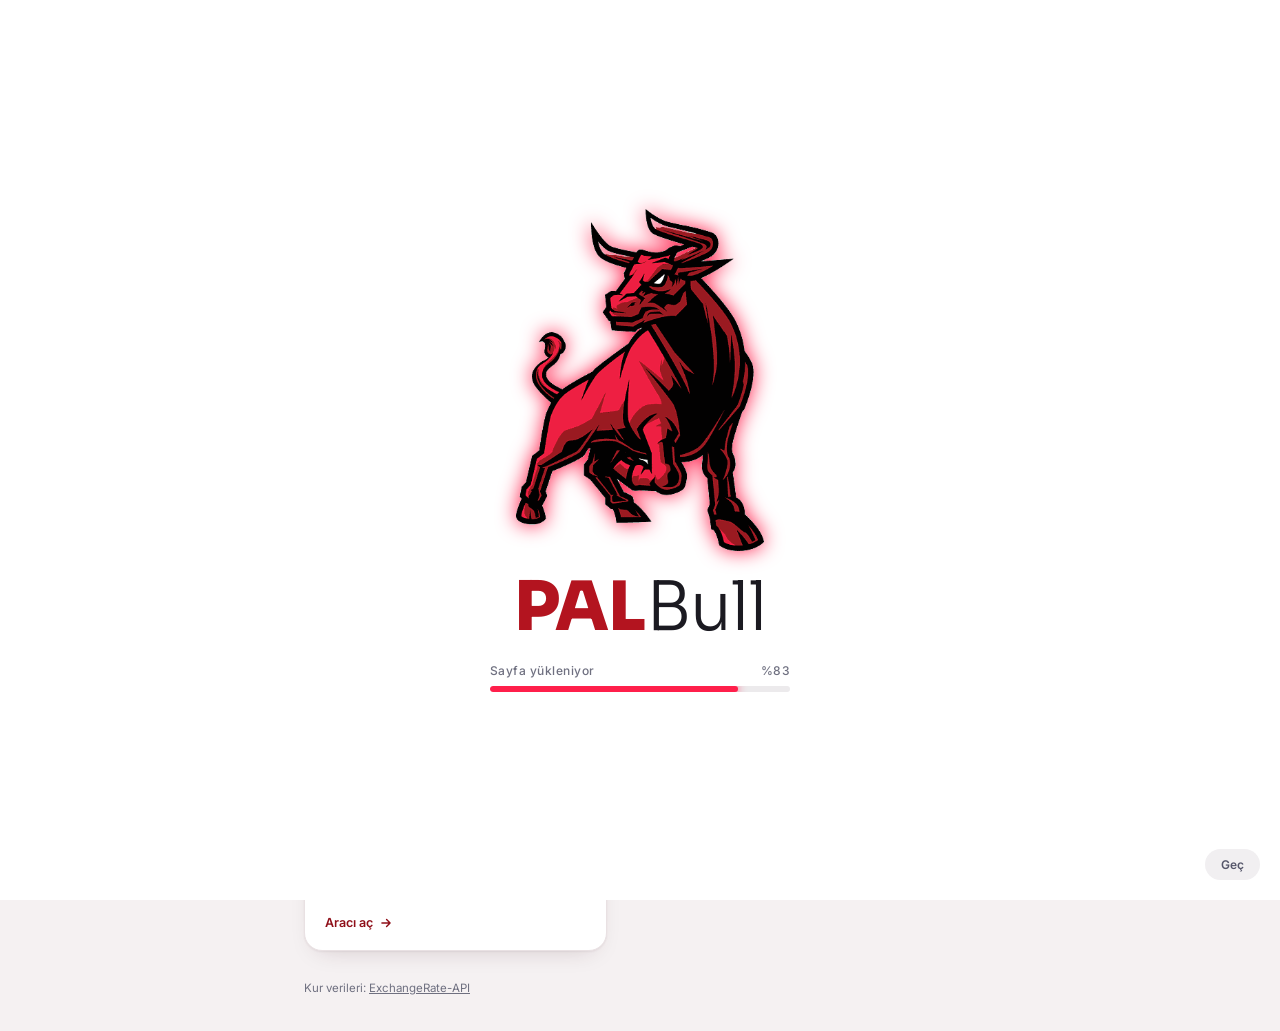
<file: index.html>
<!DOCTYPE html>
<html lang="tr">
<head>
<meta charset="UTF-8">
<meta name="viewport" content="width=device-width, initial-scale=1.0, viewport-fit=cover">
<title>PALBull</title>
<script>try{if(localStorage.getItem('pb-theme')==='blue')document.documentElement.dataset.theme='blue'}catch(e){}</script>
<link rel="icon" id="fav" type="image/svg+xml" href="data:,">
<link href="https://fonts.googleapis.com/css2?family=Inter:wght@400;500;600&family=Sora:wght@300;400;600;700;800&display=swap" rel="stylesheet">
<link rel="stylesheet" href="css/base.css">
<link rel="stylesheet" href="css/ui.css">
<link rel="stylesheet" href="css/kademe3.css">
</head>
<body>
<svg width="0" height="0" style="position:absolute" aria-hidden="true" focusable="false">
  <symbol id="mark" viewBox="0 0 48 48">
    <mask id="cut"><rect width="48" height="48" fill="#fff"/><path d="M15 20c3-1.500 6-2 9-2s6 .5 9 2l-3 15c-.8 3.500-3.200 6-6 6s-5.200-2.500-6-6z" fill="#000" stroke="#000" stroke-width="2.400" stroke-linejoin="round"/><path d="M13 22l-8-1c.5 3 3 5 7 5.500zM35 22l8-1c-.5 3-3 5-7 5.500z" fill="#000" stroke="#000" stroke-width="2" stroke-linejoin="round"/></mask>
    <path mask="url(#cut)" d="M1.500 4c.5 15 9 26 22.500 26S46 19 46.500 4c-4 9-9 13-14 14.500H15.500C10.500 17 5.500 13 1.500 4z"/>
    <path d="M13 22l-8-1c.5 3 3 5 7 5.500zM35 22l8-1c-.5 3-3 5-7 5.500z"/>
    <path fill-rule="evenodd" d="M15 20c3-1.500 6-2 9-2s6 .5 9 2l-3 15c-.8 3.500-3.200 6-6 6s-5.200-2.500-6-6z M17.500 24l4 1.500-.4 1.800-3.800-1.200z M30.500 24l-4 1.500.4 1.800 3.800-1.200z M20.600 36a1 1 0 1 0 2 0a1 1 0 1 0-2 0z M25.400 36a1 1 0 1 0 2 0a1 1 0 1 0-2 0z"/>
  </symbol>
</svg>

<div class="intro" id="intro" role="dialog" aria-label="PALBull yükleniyor">
  <div class="ld">
    <div class="bw">
      <img class="nl-bull" src="assets/bull.png" alt="PALBull">
      <i class="puff"></i><i class="puff" style="animation-delay:.14s;--dx:-95px"></i><i class="puff" style="animation-delay:.3s;--dx:-45px"></i>
      <i class="puff n2" style="animation-delay:.07s;--dx:-110px"></i><i class="puff n2" style="animation-delay:.22s;--dx:-60px"></i>
    </div>
    <div class="wm nl-wm"><b>PAL</b>Bull</div>
    <div class="nl-load"><div class="nl-row"><span>Sayfa yükleniyor</span><span id="lpct">%0</span></div><div class="nl-track"><span id="lbar"></span></div></div>
  </div>
  <button class="skip" id="skip">Geç</button>
</div>

<header class="topbar">
  <button class="burger" id="burger" aria-label="Menüyü aç/kapat"><svg width="20" height="20" viewBox="0 0 24 24" fill="none" stroke="currentColor" stroke-width="2" stroke-linecap="round"><path d="M4 6h16M4 12h16M4 18h10"/></svg></button>
  <a class="brand" href="#/" aria-label="PALBull"><span class="emb"><svg viewBox="0 0 48 48"><use href="#mark"/></svg></span><span class="wm"><b>PAL</b>Bull</span></a>
  <div class="tb-right">
    <div class="search">
      <svg width="15" height="15" viewBox="0 0 24 24" fill="none" stroke="#fff" stroke-width="2.3" stroke-linecap="round"><circle cx="11" cy="11" r="7"/><path d="m20 20-3.5-3.5"/></svg>
      <input id="q" type="search" placeholder="Menüde ara" autocomplete="off"><span class="kbd">Ctrl K</span>
      <div class="results" id="results"></div>
    </div>
    <button class="theme" id="theme" aria-label="Temayı değiştir (kırmızı / mavi)"><span class="sw"><i></i><i></i></span><span class="tt">Tema</span></button>
  </div>
</header>

<aside class="sidebar" id="sidebar">
  <div class="sec-l">MENÜ</div>
  <div id="nav"></div>
  <div class="status"><span class="dot" id="dot"></span><div><b>Kur servisi</b><span id="stS">Bağlanıyor…</span></div></div>
</aside>

<main class="main" id="view"></main>

<script src="js/core/util.js"></script>
<script src="js/pages/home.js"></script>
<script src="js/pages/gecikme.js"></script>
<script src="js/pages/kademe.js"></script>
<script src="js/pages/kademe3.js"></script>
<script src="js/pages/limit.js"></script>
<script src="js/pages/zam.js"></script>
<script src="js/pages/iban.js"></script>
<script src="js/pages/kpr.js"></script>
<script src="js/core/app.js"></script>
</body>
</html>
</file>
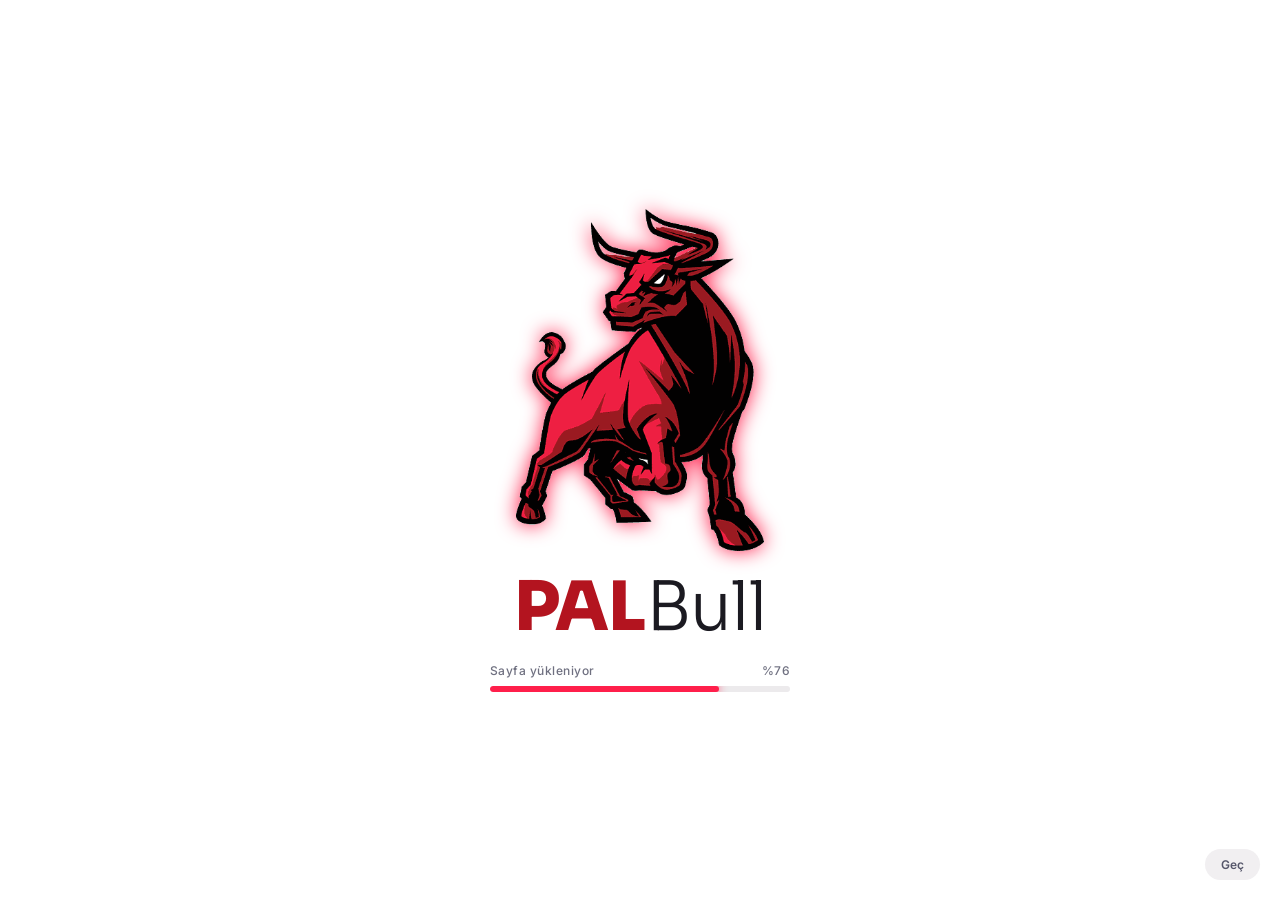
<file: dash2.html>
<!DOCTYPE html>
<html lang="tr">
<head>
<meta charset="UTF-8">
<meta name="viewport" content="width=device-width, initial-scale=1.0">
<title>PALBull</title>
<script>try{if(localStorage.getItem('pb-theme')==='blue')document.documentElement.dataset.theme='blue'}catch(e){}</script>
<link rel="icon" id="fav" type="image/svg+xml" href="data:,">
<link href="https://fonts.googleapis.com/css2?family=Inter:wght@400;500;600&family=Sora:wght@300;400;600;700;800&display=swap" rel="stylesheet">
<style>
  :root{
    --p:#b3141f; --p2:#7f0d17; --pl:#fcebed; --pt:#8f0f19;
    --grad:linear-gradient(115deg,#c9192c 0%,#9c111d 55%,#7f0d17 100%);
    --bg:#f5f1f2; --card:#fff; --line:#e9e1e3; --tx:#1b1a21; --mut:#6f7080;
    --sh:0 1px 2px rgba(60,20,30,.06),0 10px 26px -14px rgba(60,20,30,.22);
    --gold:#b7791f; --teal:#0f766e; --slate:#475569; --neon:#ff1f4b;
  }
  :root[data-theme="blue"]{
    --p:#1d4ed8; --p2:#13307f; --pl:#e8effd; --pt:#17389c;
    --grad:linear-gradient(115deg,#2f6bf0 0%,#1d4ed8 55%,#13307f 100%);
    --neon:#1f6bff; --bg:#eef2f9; --line:#dde5f3; --sh:0 1px 2px rgba(20,40,90,.07),0 10px 26px -14px rgba(20,40,90,.25);
  }
  *{box-sizing:border-box;margin:0;padding:0}
  body{font-family:'Inter',system-ui,Arial,sans-serif;background:var(--bg);color:var(--tx);font-size:14px;min-height:100vh;-webkit-font-smoothing:antialiased}
  a{color:inherit;text-decoration:none} button{cursor:pointer;border:0;background:none;color:inherit;font:inherit}
  :focus-visible{outline:2px solid var(--p);outline-offset:2px}
  .num,.wm,h1,h2{font-family:'Sora','Inter',system-ui,sans-serif}

  .wm{font-weight:300;letter-spacing:-.02em;line-height:1}
  .wm b{font-weight:800;letter-spacing:-.01em}
  .emb{display:grid;place-items:center;width:38px;height:38px;border-radius:11px;background:#fff;color:var(--p);box-shadow:0 2px 8px rgba(0,0,0,.18);flex-shrink:0}
  .emb svg{width:26px;height:26px;fill:currentColor}

  .topbar{position:fixed;inset:0 0 auto 0;height:64px;z-index:30;display:flex;align-items:center;gap:14px;padding:0 24px 0 14px;color:#fff;
    background:repeating-linear-gradient(135deg,rgba(255,255,255,.035) 0 2px,transparent 2px 9px),var(--grad);box-shadow:0 2px 14px rgba(0,0,0,.18)}
  .burger{width:36px;height:36px;display:grid;place-items:center;border-radius:10px}
  .burger:hover{background:rgba(255,255,255,.14)}
  .brand{display:flex;align-items:center;gap:12px;font-size:24px;padding-left:4px}
  .tb-right{margin-left:auto;display:flex;align-items:center;gap:12px}
  .search{position:relative}
  .search input{width:320px;height:38px;border-radius:12px;border:1px solid rgba(255,255,255,.22);background:rgba(255,255,255,.12);color:#fff;padding:0 64px 0 38px;font-size:13px}
  .search input::placeholder{color:rgba(255,255,255,.8)}
  .search input:focus{background:rgba(255,255,255,.2);outline:0}
  .search>svg{position:absolute;left:13px;top:12px}
  .kbd{position:absolute;right:8px;top:8px;font-size:10px;background:rgba(255,255,255,.18);border-radius:6px;padding:3px 7px}
  .results{position:absolute;top:46px;left:0;right:0;background:var(--card);color:var(--tx);border-radius:14px;box-shadow:0 18px 40px rgba(0,0,0,.25);padding:6px;display:none}
  .results.open{display:block}
  .results a{display:block;padding:10px 12px;border-radius:9px;font-size:13px}
  .results a:hover,.results a.sel{background:var(--pl)}
  .results em{font-style:normal;color:var(--mut);font-size:11px;margin-left:6px}
  .theme{display:flex;align-items:center;gap:8px;height:38px;padding:0 12px 0 10px;border-radius:12px;border:1px solid rgba(255,255,255,.22);background:rgba(255,255,255,.12);font-size:12px;font-weight:500}
  .theme:hover{background:rgba(255,255,255,.2)}
  .sw{display:flex}.sw i{width:14px;height:14px;border-radius:50%;border:2px solid #fff}
  .sw i:first-child{background:#c9192c}.sw i:last-child{background:#2f6bf0;margin-left:-5px}

  .sidebar{position:fixed;top:64px;bottom:0;left:0;width:268px;background:var(--card);border-right:1px solid var(--line);padding:22px 14px 16px;overflow:auto;z-index:20;transition:transform .25s;display:flex;flex-direction:column}
  body.collapsed .sidebar{transform:translateX(-100%)} body.collapsed .main{margin-left:0}
  .sec-l{font-size:10.5px;font-weight:600;letter-spacing:.12em;color:var(--mut);padding:0 12px 10px}
  .nav-item{position:relative;display:flex;align-items:center;gap:12px;width:100%;padding:11px 12px;border-radius:12px;font-size:13px;font-weight:500;text-align:left;color:#34333d}
  .nav-item svg.ico{color:var(--mut);flex-shrink:0}
  .nav-item .chev{margin-left:auto;color:var(--mut);transition:transform .2s}
  .nav-item:hover{background:var(--bg)}
  .nav-item.active{background:var(--pl);color:var(--pt);font-weight:600}
  .nav-item.active svg.ico{color:var(--p)}
  .nav-item.open .chev{transform:rotate(90deg)}
  .sub{display:none;margin:2px 0 8px 22px;border-left:1px solid var(--line);padding-left:8px}
  .sub.open{display:block}
  .sub a{display:flex;align-items:center;gap:.8em;padding:7px 10px;font-size:12.5px;color:#55566a;border-radius:9px}
  .sub a:hover{color:var(--pt);background:var(--pl)}
  .sl{flex:0 0 1.9em;height:1.9em;display:grid;place-items:center;background:#fff;border-radius:.45em;padding:.2em;border:1px solid var(--line)}
  .sl svg{width:100%;height:100%;color:var(--p)}
  .status{margin-top:auto;display:flex;align-items:center;gap:10px;padding:12px;border:1px solid var(--line);border-radius:12px;font-size:12px;color:var(--mut)}
  .status b{display:block;color:var(--tx);font-size:12.5px;font-weight:600}
  .dot{width:9px;height:9px;border-radius:50%;background:#16a34a;box-shadow:0 0 0 4px rgba(22,163,74,.15);flex-shrink:0}
  .dot.off{background:#dc2626;box-shadow:0 0 0 4px rgba(220,38,38,.15)}

  .main{margin-left:268px;padding:92px 36px 36px;transition:margin .25s;max-width:1500px}
  .head{display:flex;justify-content:space-between;align-items:flex-end;gap:16px;flex-wrap:wrap;margin-bottom:24px}
  .head h1{font-size:26px;font-weight:700;letter-spacing:-.03em}
  .head p{color:var(--mut);font-size:13px;margin-top:6px}
  .actions{display:flex;gap:10px;flex-wrap:wrap}
  .btn{display:flex;align-items:center;gap:8px;height:38px;padding:0 14px;border-radius:11px;font-size:12.5px;font-weight:600;border:1px solid var(--line);background:var(--card);color:var(--pt)}
  .btn:hover{border-color:var(--p);background:var(--pl)}
  .btn.pri{background:var(--grad);color:#fff;border-color:transparent;box-shadow:0 6px 16px -6px var(--p)}
  .btn.pri:hover{filter:brightness(1.08)}
  .btn.spin svg{animation:spin .7s linear} @keyframes spin{to{transform:rotate(360deg)}}

  .kpis{display:grid;grid-template-columns:repeat(4,1fr);gap:16px}
  .kpi{position:relative;background:var(--card);border:1px solid var(--line);border-radius:18px;padding:18px 18px 16px;box-shadow:var(--sh);overflow:hidden}
  .kpi::before{content:'';position:absolute;left:0;top:0;bottom:0;width:4px;background:var(--c)}
  .kpi .top{display:flex;align-items:center;justify-content:space-between;margin-bottom:14px}
  .kpi .lb{font-size:11px;font-weight:600;letter-spacing:.08em;color:var(--mut);text-transform:uppercase}
  .kpi .ic{width:34px;height:34px;border-radius:10px;display:grid;place-items:center;color:var(--c);background:color-mix(in srgb,var(--c) 12%,#fff)}
  .kpi .num{font-size:28px;font-weight:700;letter-spacing:-.03em;font-variant-numeric:tabular-nums}
  .kpi small{display:block;margin-top:6px;font-size:11.5px;color:var(--mut)}

  .sec-h{display:flex;align-items:baseline;justify-content:space-between;margin:34px 0 14px}
  .sec-h h2{font-size:17px;font-weight:700;letter-spacing:-.02em}
  .sec-h span{font-size:12px;color:var(--mut)}
  .grid{display:grid;grid-template-columns:repeat(3,1fr);gap:16px}
  .card{display:flex;flex-direction:column;gap:14px;background:var(--card);border:1px solid var(--line);border-radius:18px;padding:20px;box-shadow:var(--sh);transition:transform .2s,border-color .2s,box-shadow .2s}
  .card:hover{transform:translateY(-3px);border-color:var(--p);box-shadow:0 16px 34px -16px var(--p)}
  .card .tile{width:46px;height:46px;border-radius:13px;display:grid;place-items:center;background:var(--grad);color:#fff;box-shadow:0 8px 18px -8px var(--p)}
  .card h3{font-size:15px;font-weight:600;letter-spacing:-.01em;display:flex;align-items:center;gap:8px}
  .card p{font-size:12.5px;color:var(--mut);line-height:1.5;margin-top:5px}
  .card .go{margin-top:auto;display:flex;align-items:center;gap:6px;font-size:12.5px;font-weight:600;color:var(--pt)}
  .card:hover .go svg{transform:translateX(3px)} .go svg{transition:transform .2s}
  .tag{font-size:10px;font-weight:600;background:#fef3c7;color:#92600a;border-radius:99px;padding:2px 8px;font-family:Inter,sans-serif}
  .foot{margin-top:30px;font-size:11.5px;color:var(--mut)} .foot a{text-decoration:underline}

  .intro{position:fixed;inset:0;z-index:100;background:#fff;overflow:hidden;transition:opacity .7s ease,visibility .7s}
  .intro.out{opacity:0;visibility:hidden}
  .ld{position:absolute;inset:0;display:flex;flex-direction:column;align-items:center;justify-content:center;gap:22px;animation:fin .6s ease both}
  @keyframes fin{from{opacity:0;transform:translateY(10px)}to{opacity:1;transform:none}}
  .bw{position:relative;display:inline-block;--ox:38%;--oy:27%}
  .nl-bull{display:block;height:clamp(220px,38vh,360px);width:auto;transform-origin:50% 100%;animation:breathe 2.4s ease-in-out infinite;filter:drop-shadow(0 0 10px var(--neon))}
  @keyframes breathe{0%,100%{transform:scale(1,1);filter:drop-shadow(0 0 6px var(--neon))}40%{transform:scale(1.022,1.034);filter:drop-shadow(0 0 16px var(--neon))}}
  .puff{position:absolute;left:var(--ox);top:var(--oy);width:46px;height:46px;margin:-23px 0 0 -23px;border-radius:50%;pointer-events:none;opacity:0;
    background:radial-gradient(circle,rgba(130,130,148,.6),rgba(130,130,148,0) 70%);filter:blur(2px);animation:puff 2.4s ease-out infinite}
  .puff.n2{margin-left:-9px;margin-top:-17px}
  @keyframes puff{0%,38%{opacity:0;transform:translate(0,0) scale(.25)}46%{opacity:.7}100%{opacity:0;transform:translate(var(--dx,-70px),-80px) scale(3)}}
  .nl-wm{font-size:clamp(40px,8vw,68px);color:var(--tx)} .nl-wm b{color:var(--p)}
  .nl-load{width:min(300px,70vw)}
  .nl-row{display:flex;justify-content:space-between;font-size:12px;font-weight:500;letter-spacing:.04em;color:var(--mut);margin-bottom:8px}
  .nl-track{height:6px;border-radius:6px;background:#eceaec;overflow:hidden}
  #lbar{display:block;height:100%;width:0;border-radius:6px;background:var(--neon);box-shadow:0 0 10px var(--neon)}
  .skip{position:absolute;right:20px;bottom:20px;z-index:5;color:#55566a;background:#f1eff1;border-radius:99px;padding:8px 16px;font-size:12px;font-weight:600}
  .skip:hover{background:#e6e3e6}
  @media(max-width:1200px){.kpis{grid-template-columns:repeat(2,1fr)}.grid{grid-template-columns:repeat(2,1fr)}}
  @media(max-width:1000px){
    .sidebar{transform:translateX(-100%);box-shadow:8px 0 30px rgba(0,0,0,.18)} body.collapsed .sidebar{transform:none}
    .main,body.collapsed .main{margin-left:0;padding:88px 16px 28px}
    .search input{width:150px}.kbd,.theme span.tt{display:none}
  }
  @media(max-width:620px){.kpis,.grid{grid-template-columns:1fr}.brand{font-size:20px}}
  @media(prefers-reduced-motion:reduce){*{transition:none!important;animation:none!important}}
</style>
</head>
<body>
<svg width="0" height="0" style="position:absolute" aria-hidden="true" focusable="false">
  <symbol id="mark" viewBox="0 0 48 48">
    <mask id="cut"><rect width="48" height="48" fill="#fff"/><path d="M15 20c3-1.500 6-2 9-2s6 .5 9 2l-3 15c-.8 3.500-3.200 6-6 6s-5.200-2.500-6-6z" fill="#000" stroke="#000" stroke-width="2.400" stroke-linejoin="round"/><path d="M13 22l-8-1c.5 3 3 5 7 5.500zM35 22l8-1c-.5 3-3 5-7 5.500z" fill="#000" stroke="#000" stroke-width="2" stroke-linejoin="round"/></mask>
    <path mask="url(#cut)" d="M1.500 4c.5 15 9 26 22.500 26S46 19 46.500 4c-4 9-9 13-14 14.500H15.500C10.500 17 5.500 13 1.500 4z"/>
    <path d="M13 22l-8-1c.5 3 3 5 7 5.500zM35 22l8-1c-.5 3-3 5-7 5.500z"/>
    <path fill-rule="evenodd" d="M15 20c3-1.500 6-2 9-2s6 .5 9 2l-3 15c-.8 3.500-3.200 6-6 6s-5.200-2.500-6-6z M17.500 24l4 1.500-.4 1.800-3.800-1.200z M30.500 24l-4 1.500.4 1.800 3.800-1.200z M20.600 36a1 1 0 1 0 2 0a1 1 0 1 0-2 0z M25.400 36a1 1 0 1 0 2 0a1 1 0 1 0-2 0z"/>
  </symbol>
</svg>

<div class="intro" id="intro" role="dialog" aria-label="PALBull yükleniyor">
  <div class="ld">
    <div class="bw">
      <img class="nl-bull" id="nlb" alt="PALBull">
      <i class="puff"></i><i class="puff" style="animation-delay:.14s;--dx:-95px"></i><i class="puff" style="animation-delay:.3s;--dx:-45px"></i>
      <i class="puff n2" style="animation-delay:.07s;--dx:-110px"></i><i class="puff n2" style="animation-delay:.22s;--dx:-60px"></i>
    </div>
    <div class="wm nl-wm"><b>PAL</b>Bull</div>
    <div class="nl-load"><div class="nl-row"><span>Sayfa yükleniyor</span><span id="lpct">%0</span></div><div class="nl-track"><span id="lbar"></span></div></div>
  </div>
  <button class="skip" id="skip">Geç</button>
</div>
<script>try{if(sessionStorage.getItem('pb-intro')||matchMedia('(prefers-reduced-motion:reduce)').matches){document.getElementById('intro').remove()}}catch(e){}</script>

<header class="topbar">
  <button class="burger" id="burger" aria-label="Menüyü aç/kapat"><svg width="20" height="20" viewBox="0 0 24 24" fill="none" stroke="currentColor" stroke-width="2" stroke-linecap="round"><path d="M4 6h16M4 12h16M4 18h10"/></svg></button>
  <a class="brand" href="#top" aria-label="PALBull"><span class="emb"><svg viewBox="0 0 48 48"><use href="#mark"/></svg></span><span class="wm"><b>PAL</b>Bull</span></a>
  <div class="tb-right">
    <div class="search">
      <svg width="15" height="15" viewBox="0 0 24 24" fill="none" stroke="#fff" stroke-width="2.3" stroke-linecap="round"><circle cx="11" cy="11" r="7"/><path d="m20 20-3.5-3.5"/></svg>
      <input id="q" type="search" placeholder="Menüde ara" autocomplete="off"><span class="kbd">Ctrl K</span>
      <div class="results" id="results"></div>
    </div>
    <button class="theme" id="theme" aria-label="Temayı değiştir (kırmızı / mavi)"><span class="sw"><i></i><i></i></span><span class="tt">Tema</span></button>
  </div>
</header>

<aside class="sidebar" id="sidebar">
  <div class="sec-l">MENÜ</div>
  <a class="nav-item active" href="#top"><svg class="ico" width="18" height="18" viewBox="0 0 24 24" fill="none" stroke="currentColor" stroke-width="1.8" stroke-linejoin="round"><rect x="3" y="3" width="7" height="9" rx="1.5"/><rect x="14" y="3" width="7" height="5" rx="1.5"/><rect x="14" y="12" width="7" height="9" rx="1.5"/><rect x="3" y="16" width="7" height="5" rx="1.5"/></svg>Gösterge Paneli</a>
  <button class="nav-item" data-sub="subMods"><svg class="ico" width="18" height="18" viewBox="0 0 24 24" fill="none" stroke="currentColor" stroke-width="1.8" stroke-linejoin="round"><rect x="4" y="2.500" width="16" height="19" rx="2.500"/><path d="M8 7h8M8 12h2M12 12h2M16 12h0M8 16h2M12 16h2"/></svg>Modüller<svg class="chev" width="14" height="14" viewBox="0 0 24 24" fill="none" stroke="currentColor" stroke-width="2.2"><path d="m9 6 6 6-6 6"/></svg></button>
  <div class="sub" id="subMods"></div>
  <div class="status"><span class="dot" id="dot"></span><div><b id="stT">Kur servisi</b><span id="stS">Bağlanıyor…</span></div></div>
</aside>

<main class="main" id="top">
  <div class="head">
    <div><h1>Gösterge Paneli</h1><p id="date"></p></div>
    <div class="actions" id="quick"><button class="btn pri" id="refresh"><svg width="15" height="15" viewBox="0 0 24 24" fill="none" stroke="currentColor" stroke-width="2.2" stroke-linecap="round"><path d="M21 12a9 9 0 1 1-3-6.700M21 4v5h-5"/></svg>Yenile</button></div>
  </div>

  <section class="kpis">
    <div class="kpi" style="--c:var(--p)"><div class="top"><span class="lb">USD / TRY</span><span class="ic"><svg width="18" height="18" viewBox="0 0 24 24" fill="none" stroke="currentColor" stroke-width="2" stroke-linecap="round"><path d="M12 2v20M17 6.500C16 5 14.300 4.500 12 4.500c-2.800 0-4.500 1.200-4.500 3.200s1.700 2.800 4.500 3.300 4.500 1.300 4.500 3.300-1.700 3.200-4.500 3.200c-2.400 0-4.200-.6-5.200-2.200"/></svg></span></div><div class="num" id="usd">…</div><small id="usdSub">Canlı kur</small></div>
    <div class="kpi" style="--c:var(--gold)"><div class="top"><span class="lb">EUR / TRY</span><span class="ic"><svg width="18" height="18" viewBox="0 0 24 24" fill="none" stroke="currentColor" stroke-width="2" stroke-linecap="round"><path d="M17 5.500A7 7 0 1 0 17 18.500M4 10h9M4 14h9"/></svg></span></div><div class="num" id="eur">…</div><small id="eurSub">Canlı kur</small></div>
    <div class="kpi" style="--c:var(--teal)"><div class="top"><span class="lb">EUR / USD Parite</span><span class="ic"><svg width="18" height="18" viewBox="0 0 24 24" fill="none" stroke="currentColor" stroke-width="2" stroke-linecap="round" stroke-linejoin="round"><path d="M7 7h13l-4-4M17 17H4l4 4"/></svg></span></div><div class="num" id="par">…</div><small>Kurlardan hesaplanır</small></div>
    <div class="kpi" style="--c:var(--slate)"><div class="top"><span class="lb">Yerel saat</span><span class="ic"><svg width="18" height="18" viewBox="0 0 24 24" fill="none" stroke="currentColor" stroke-width="2" stroke-linecap="round"><circle cx="12" cy="12" r="9"/><path d="M12 7v5l3 2"/></svg></span></div><div class="num" id="clock">--:--:--</div><small id="dayS"></small></div>
  </section>

  <div class="sec-h"><h2>Modüller</h2><span id="modCount"></span></div>
  <section class="grid" id="mods"></section>
  <p class="foot">Kur verileri: <a href="https://www.exchangerate-api.com" target="_blank" rel="noopener">ExchangeRate-API</a></p>
</main>

<script>
  const $ = id => document.getElementById(id);
  const IC = {
    clock:'<circle cx="12" cy="12" r="9"/><path d="M12 7v5l3 2"/>',
    steps:'<path d="M3 20h5v-5h5v-5h5V5h3"/>',
    steps2:'<path d="M3 20h4v-4h4v-4h4V8h6"/><path d="M18 3v4M16 5h4"/>',
    trend:'<path d="m22 7-8.500 8.500-5-5L2 17"/><path d="M16 7h6v6"/>',
    bank:'<path d="M3 21h18M5 21V10M9 21V10M15 21V10M19 21V10M2 10l10-7 10 7z"/>'
  };
  const svg = (k,s=22) => `<svg width="${s}" height="${s}" viewBox="0 0 24 24" fill="none" stroke="currentColor" stroke-width="1.8" stroke-linecap="round" stroke-linejoin="round">${IC[k]}</svg>`;
  const arrow = '<svg width="14" height="14" viewBox="0 0 24 24" fill="none" stroke="currentColor" stroke-width="2.4" stroke-linecap="round" stroke-linejoin="round"><path d="M5 12h14M13 6l6 6-6 6"/></svg>';

  const MODULES = [
    {t:'Gecikme Bedeli Hesaplama', d:'Aylık oran 3.7 .', u:'https://mfyuser.github.io/palbull/gecikmefaiziv1.html', k:'clock'},
    {t:'Kademeli Tarife Hesaplama', d:'İlk Okuma ve Son Okuma tarihleriyle sm3 veya kcal olarak.', u:'https://mfyuser.github.io/palbull/kademe.html', k:'steps'},
    {t:'Kademeli Tarife Hesaplama V2', d:'Yeni Versiyon.', u:'https://mfyuser.github.io/palbull/kademev2.html', k:'steps2'},
    {t:'Zam Oranı Hesaplama', d:'Zam oranı.', u:'https://mfyuser.github.io/palbull/zamorani.html', k:'trend'},
    {t:'İban Çözümleme', d:'Iban Hangi Bankaya Ait.', u:'https://mfyuser.github.io/palbull/iban.html', k:'bank', test:true}
  ];

  function render(){
    $('mods').innerHTML = MODULES.map(m => `<a class="card" href="${m.u}" target="_blank" rel="noopener"><span class="tile">${svg(m.k,24)}</span><div><h3>${m.t}${m.test?'<span class="tag">Test</span>':''}</h3><p>${m.d}</p></div><span class="go">Aracı aç ${arrow}</span></a>`).join('');
    $('modCount').textContent = MODULES.length + ' araç';
    $('quick').querySelectorAll('.btn:not(.pri)').forEach(e => e.remove());
    $('quick').insertAdjacentHTML('afterbegin', MODULES.slice(0,3).map(m => `<a class="btn" href="${m.u}" target="_blank" rel="noopener">${svg(m.k,15)}${m.t.replace(' Hesaplama','')}</a>`).join(''));
    $('subMods').innerHTML = MODULES.map(m => `<a href="${m.u}" target="_blank" rel="noopener"><span class="sl">${svg(m.k,16)}</span>${m.t}</a>`).join('');
  }
  render();

  $('burger').onclick = () => document.body.classList.toggle('collapsed');
  if (innerWidth <= 1000) document.body.classList.add('collapsed');
  document.querySelectorAll('[data-sub]').forEach(b => b.onclick = () => { b.classList.toggle('open'); $(b.dataset.sub).classList.toggle('open'); });

  const q = $('q'), box = $('results');
  q.addEventListener('input', () => {
    const v = q.value.trim().toLocaleLowerCase('tr');
    if (!v) { box.classList.remove('open'); return; }
    const all = [...MODULES.map(m=>({t:m.t,u:m.u,k:'Modül'}))];
    const hits = all.filter(x => x.t.toLocaleLowerCase('tr').includes(v));
    box.innerHTML = hits.length ? hits.map((h,i)=>`<a class="${i?'':'sel'}" href="${h.u}" target="_blank" rel="noopener">${h.t}<em>${h.k}</em></a>`).join('') : '<a style="color:var(--mut)">Sonuç bulunamadı</a>';
    box.classList.add('open');
  });
  q.addEventListener('keydown', e => { if (e.key==='Enter'){ const a = box.querySelector('a[href]'); if (a) a.click(); } if (e.key==='Escape'){ q.blur(); box.classList.remove('open'); } });
  document.addEventListener('keydown', e => { if ((e.ctrlKey||e.metaKey) && e.key.toLowerCase()==='k'){ e.preventDefault(); q.focus(); } });
  document.addEventListener('click', e => { if (!e.target.closest('.search')) box.classList.remove('open'); });

  function applyTheme(t){
    document.documentElement.dataset.theme = t;
    const c = t==='blue' ? '#1d4ed8' : '#b3141f';
    $('fav').href = 'data:image/svg+xml,' + encodeURIComponent('<svg xmlns="http://www.w3.org/2000/svg" viewBox="0 0 48 48"><rect width="48" height="48" rx="11" fill="'+c+'"/><g fill="#fff" transform="translate(7 7) scale(.708)">'+$('mark').innerHTML+'</g></svg>');
  }
  let theme = 'red';
  try { theme = localStorage.getItem('pb-theme')==='blue' ? 'blue' : 'red'; } catch(e){}
  applyTheme(theme);
  $('theme').onclick = () => { theme = theme==='blue' ? 'red' : 'blue'; applyTheme(theme); try { localStorage.setItem('pb-theme', theme); } catch(e){} };

  function tick(){
    const n = new Date();
    $('clock').textContent = n.toLocaleTimeString('tr-TR');
    $('dayS').textContent = n.toLocaleDateString('tr-TR',{weekday:'long'});
    $('date').textContent = n.toLocaleDateString('tr-TR',{day:'2-digit',month:'long',year:'numeric',weekday:'long'});
  }
  tick(); setInterval(tick, 1000);
  const hhmm = () => new Date().toLocaleTimeString('tr-TR',{hour:'2-digit',minute:'2-digit'});

  const fmt = n => n.toLocaleString('tr-TR',{minimumFractionDigits:2,maximumFractionDigits:2});
  async function fetchRates(){
    $('refresh').classList.add('spin'); setTimeout(()=>$('refresh').classList.remove('spin'),700);
    try {
      const d = await (await fetch('https://open.er-api.com/v6/latest/USD')).json();
      const usd = d.rates.TRY, eur = usd / d.rates.EUR;
      $('usd').textContent = fmt(usd) + ' ₺'; $('eur').textContent = fmt(eur) + ' ₺'; $('par').textContent = (1/d.rates.EUR).toFixed(4);
      $('usdSub').textContent = $('eurSub').textContent = 'Son güncelleme ' + hhmm();
      $('dot').classList.remove('off'); $('stS').textContent = 'Çevrimiçi · ' + hhmm();
    } catch(e){
      console.error('Döviz kurları alınamadı:', e);
      $('usd').textContent = $('eur').textContent = $('par').textContent = '—';
      $('usdSub').textContent = $('eurSub').textContent = 'Kurlar alınamadı';
      $('dot').classList.add('off'); $('stS').textContent = 'Bağlantı yok';
    }
  }
  $('refresh').onclick = fetchRates; fetchRates(); setInterval(fetchRates, 600000);

  (function(){
    const el = $('intro'); if (!el) return;
    try { sessionStorage.setItem('pb-intro','1'); } catch(e){}
    $('nlb').src = '[data-uri]';
    let done = false;
    const finish = () => { if (done) return; done = true; el.classList.add('out'); setTimeout(() => el.remove(), 900); };
    const t0 = performance.now(), D = 2600;
    (function step(n){
      if (done) return;
      const u = Math.min(1,(n-t0)/D), loaded = document.readyState === 'complete' || n-t0 > 7000;
      let p = (1-Math.pow(1-u,2))*100; if (!loaded && p>92) p = 92;
      $('lbar').style.width = p+'%'; $('lpct').textContent = '%'+Math.round(p);
      if (p>=100){ setTimeout(finish,400); return; } requestAnimationFrame(step);
    })(t0);
    $('skip').onclick = finish; el.addEventListener('click', finish);
  })();
</script>
</body>
</html>
</file>
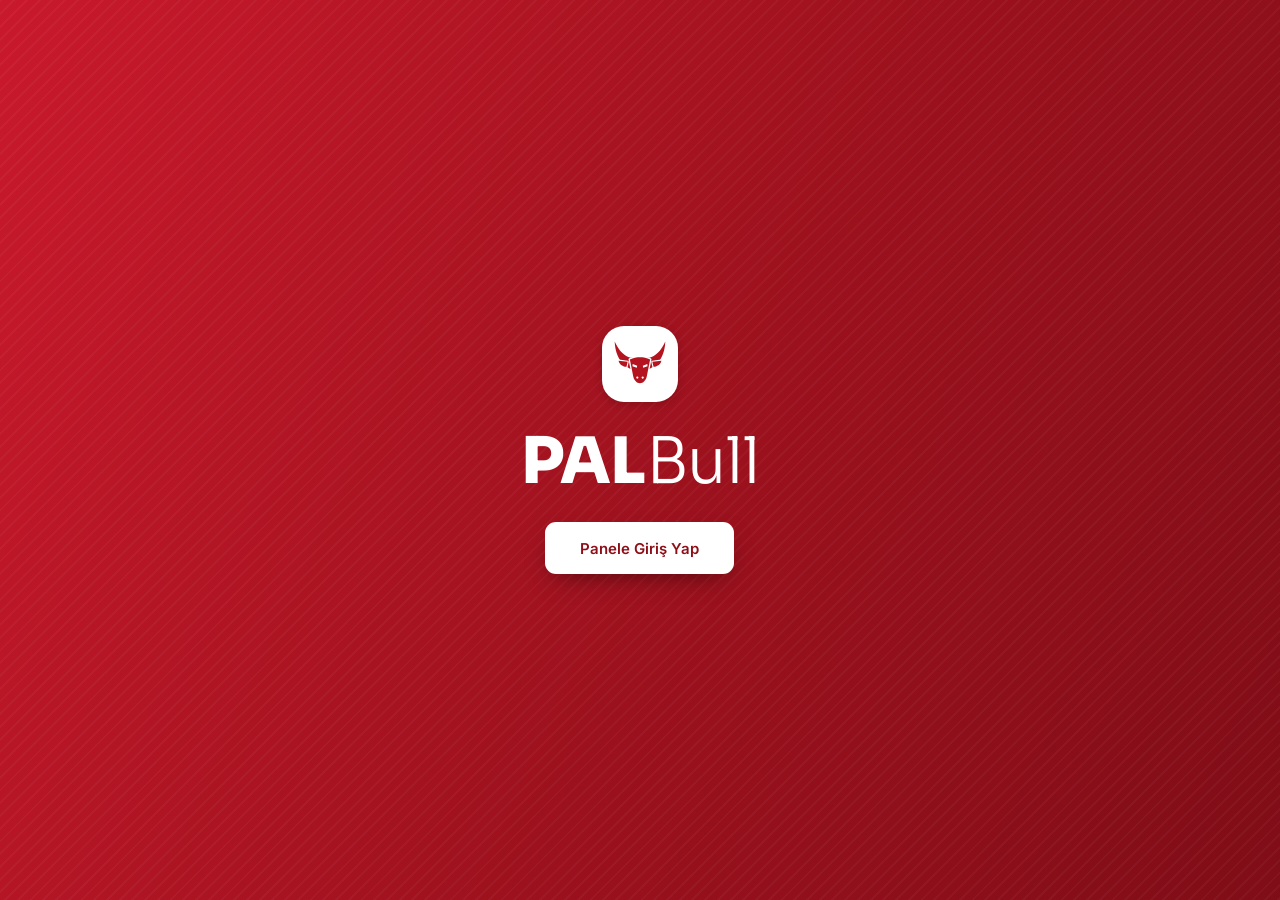
<file: dashboard.html>
<!DOCTYPE html>
<html lang="tr">
<head>
<meta charset="UTF-8">
<meta name="viewport" content="width=device-width, initial-scale=1.0">
<title>PALBull</title>
<script>try{if(localStorage.getItem('pb-theme')==='blue')document.documentElement.dataset.theme='blue'}catch(e){}</script>
<link href="https://fonts.googleapis.com/css2?family=Inter:wght@400;500;600&family=Sora:wght@300;400;600;700;800&display=swap" rel="stylesheet">
<link rel="stylesheet" href="css/base.css">
<link rel="stylesheet" href="css/ui.css">
<style>
  body{display:grid;place-items:center;min-height:100vh;background:repeating-linear-gradient(135deg,rgba(255,255,255,.035) 0 2px,transparent 2px 9px),var(--grad)}
  .gate{display:flex;flex-direction:column;align-items:center;gap:28px;padding:24px}
  .gate .wm{font-size:clamp(40px,9vw,64px);color:#fff}
  .gate .btn{height:52px;padding:0 34px;font-size:15px;background:#fff;color:var(--pt);border-color:transparent;box-shadow:0 10px 26px -10px rgba(0,0,0,.5)}
  .gate .btn:hover{background:var(--pl)}
</style>
</head>
<body>
  <div class="gate">
    <span class="emb" style="width:76px;height:76px;border-radius:22px"><svg viewBox="0 0 48 48" style="width:54px;height:54px"><use href="#mark"/></svg></span>
    <div class="wm"><b>PAL</b>Bull</div>
    <a class="btn" href="index.html">Panele Giriş Yap</a>
  </div>
<svg width="0" height="0" style="position:absolute" aria-hidden="true" focusable="false">
  <symbol id="mark" viewBox="0 0 48 48">
    <mask id="cut"><rect width="48" height="48" fill="#fff"/><path d="M15 20c3-1.500 6-2 9-2s6 .5 9 2l-3 15c-.8 3.500-3.200 6-6 6s-5.200-2.500-6-6z" fill="#000" stroke="#000" stroke-width="2.400" stroke-linejoin="round"/><path d="M13 22l-8-1c.5 3 3 5 7 5.500zM35 22l8-1c-.5 3-3 5-7 5.500z" fill="#000" stroke="#000" stroke-width="2" stroke-linejoin="round"/></mask>
    <path mask="url(#cut)" d="M1.500 4c.5 15 9 26 22.500 26S46 19 46.500 4c-4 9-9 13-14 14.500H15.500C10.500 17 5.500 13 1.500 4z"/>
    <path d="M13 22l-8-1c.5 3 3 5 7 5.500zM35 22l8-1c-.5 3-3 5-7 5.500z"/>
    <path fill-rule="evenodd" d="M15 20c3-1.500 6-2 9-2s6 .5 9 2l-3 15c-.8 3.500-3.200 6-6 6s-5.200-2.500-6-6z M17.500 24l4 1.500-.4 1.800-3.800-1.200z M30.500 24l-4 1.500.4 1.800 3.800-1.200z M20.600 36a1 1 0 1 0 2 0a1 1 0 1 0-2 0z M25.400 36a1 1 0 1 0 2 0a1 1 0 1 0-2 0z"/>
  </symbol>
</svg>
</body>
</html>
</file>
<file: css/base.css>
/* Tema değişkenleri: renkleri yalnızca buradan değiştirin */
:root{
  --p:#b3141f; --p2:#7f0d17; --pl:#fcebed; --pt:#8f0f19;
  --grad:linear-gradient(115deg,#c9192c 0%,#9c111d 55%,#7f0d17 100%);
  --bg:#f5f1f2; --card:#fff; --line:#e9e1e3; --tx:#1b1a21; --mut:#6f7080;
  --sh:0 1px 2px rgba(60,20,30,.06),0 10px 26px -14px rgba(60,20,30,.22);
  --gold:#b7791f; --teal:#0f766e; --slate:#475569; --neon:#ff1f4b;
  --ok:#16803c; --okbg:#e7f7ec; --bad:#991b1b; --badbg:#fdeaec; --warnbg:#fef3c7; --warn:#92600a;
}
:root[data-theme="blue"]{
  --p:#1d4ed8; --p2:#13307f; --pl:#e8effd; --pt:#17389c;
  --grad:linear-gradient(115deg,#2f6bf0 0%,#1d4ed8 55%,#13307f 100%);
  --neon:#1f6bff; --bg:#eef2f9; --line:#dde5f3;
  --sh:0 1px 2px rgba(20,40,90,.07),0 10px 26px -14px rgba(20,40,90,.25);
}
*{box-sizing:border-box;margin:0;padding:0}
[hidden]{display:none!important}
body{font-family:'Inter',system-ui,Arial,sans-serif;background:var(--bg);color:var(--tx);font-size:14px;min-height:100vh;-webkit-font-smoothing:antialiased}
a{color:inherit;text-decoration:none}
button{cursor:pointer;border:0;background:none;color:inherit;font:inherit}
:focus-visible{outline:2px solid var(--p);outline-offset:2px}
.num,.wm,h1,h2,h3{font-family:'Sora','Inter',system-ui,sans-serif}
.wm{font-weight:300;letter-spacing:-.02em;line-height:1}
.wm b{font-weight:800;letter-spacing:-.01em}
.emb{display:grid;place-items:center;width:38px;height:38px;border-radius:11px;background:#fff;color:var(--p);box-shadow:0 2px 8px rgba(0,0,0,.18);flex-shrink:0}
.emb svg{width:26px;height:26px;fill:currentColor}

/* Üst çubuk */
.topbar{position:fixed;inset:0 0 auto 0;height:64px;z-index:30;display:flex;align-items:center;gap:14px;padding:0 24px 0 14px;color:#fff;
  background:repeating-linear-gradient(135deg,rgba(255,255,255,.035) 0 2px,transparent 2px 9px),var(--grad);box-shadow:0 2px 14px rgba(0,0,0,.18)}
.burger{width:36px;height:36px;display:grid;place-items:center;border-radius:10px}
.burger:hover{background:rgba(255,255,255,.14)}
.brand{display:flex;align-items:center;gap:12px;font-size:24px;padding-left:4px}
.tb-right{margin-left:auto;display:flex;align-items:center;gap:12px}
.search{position:relative}
.search input{width:320px;height:38px;border-radius:12px;border:1px solid rgba(255,255,255,.22);background:rgba(255,255,255,.12);color:#fff;padding:0 64px 0 38px;font-size:13px}
.search input::placeholder{color:rgba(255,255,255,.8)}
.search input:focus{background:rgba(255,255,255,.2);outline:0}
.search>svg{position:absolute;left:13px;top:12px}
.kbd{position:absolute;right:8px;top:8px;font-size:10px;background:rgba(255,255,255,.18);border-radius:6px;padding:3px 7px}
.results{position:absolute;top:46px;left:0;right:0;background:var(--card);color:var(--tx);border-radius:14px;box-shadow:0 18px 40px rgba(0,0,0,.25);padding:6px;display:none}
.results.open{display:block}
.results a{display:block;padding:10px 12px;border-radius:9px;font-size:13px}
.results a:hover,.results a.sel{background:var(--pl)}
.theme{display:flex;align-items:center;gap:8px;height:38px;padding:0 12px 0 10px;border-radius:12px;border:1px solid rgba(255,255,255,.22);background:rgba(255,255,255,.12);font-size:12px;font-weight:500}
.theme:hover{background:rgba(255,255,255,.2)}
.sw{display:flex}.sw i{width:14px;height:14px;border-radius:50%;border:2px solid #fff}
.sw i:first-child{background:#c9192c}.sw i:last-child{background:#2f6bf0;margin-left:-5px}

/* Yan menü */
.sidebar{position:fixed;top:64px;bottom:0;left:0;width:268px;background:var(--card);border-right:1px solid var(--line);padding:22px 14px 16px;overflow:auto;z-index:20;transition:transform .25s;display:flex;flex-direction:column}
body.collapsed .sidebar{transform:translateX(-100%)}
body.collapsed .main{margin-left:0}
.sec-l{font-size:10.5px;font-weight:600;letter-spacing:.12em;color:var(--mut);padding:0 12px 10px}
.nav-item{position:relative;display:flex;align-items:center;gap:12px;width:100%;padding:11px 12px;border-radius:12px;font-size:13px;font-weight:500;text-align:left;color:#34333d}
.nav-item .ico{color:var(--mut);flex-shrink:0}
.nav-item .chev{margin-left:auto;color:var(--mut);transition:transform .2s}
.nav-item:hover{background:var(--bg)}
.nav-item.active{background:var(--pl);color:var(--pt);font-weight:600}
.nav-item.active .ico{color:var(--p)}
.nav-item.open .chev{transform:rotate(90deg)}
.sub{display:none;margin:2px 0 8px 22px;border-left:1px solid var(--line);padding-left:8px}
.sub.open{display:block}
.sub a{display:flex;align-items:center;gap:.8em;padding:7px 10px;font-size:12.5px;color:#55566a;border-radius:9px}
.sub a:hover{color:var(--pt);background:var(--pl)}
.sub a.active{color:var(--pt);background:var(--pl);font-weight:600}
.sl{flex:0 0 1.9em;height:1.9em;display:grid;place-items:center;background:#fff;border-radius:.45em;padding:.2em;border:1px solid var(--line)}
.sl svg{width:100%;height:100%;color:var(--p)}
.status{margin-top:auto;display:flex;align-items:center;gap:10px;padding:12px;border:1px solid var(--line);border-radius:12px;font-size:12px;color:var(--mut)}
.status b{display:block;color:var(--tx);font-size:12.5px;font-weight:600}
.dot{width:9px;height:9px;border-radius:50%;background:#16a34a;box-shadow:0 0 0 4px rgba(22,163,74,.15);flex-shrink:0}
.dot.off{background:#dc2626;box-shadow:0 0 0 4px rgba(220,38,38,.15)}

/* İçerik alanı */
.main{margin-left:268px;padding:92px 36px 36px;transition:margin .25s;max-width:1500px}
.head{display:flex;justify-content:space-between;align-items:flex-end;gap:16px;flex-wrap:wrap;margin-bottom:24px}
.head h1{font-size:26px;font-weight:700;letter-spacing:-.03em;display:flex;align-items:center;gap:10px}
.head p{color:var(--mut);font-size:13px;margin-top:6px}
.actions{display:flex;gap:10px;flex-wrap:wrap}
.tag{font-size:10px;font-weight:600;background:var(--warnbg);color:var(--warn);border-radius:99px;padding:2px 8px;font-family:Inter,sans-serif}

/* Açılış ekranı */
.intro{position:fixed;inset:0;z-index:100;background:#fff;overflow:hidden;transition:opacity .7s ease,visibility .7s}
.intro.out{opacity:0;visibility:hidden}
.ld{position:absolute;inset:0;display:flex;flex-direction:column;align-items:center;justify-content:center;gap:22px;animation:fin .6s ease both}
@keyframes fin{from{opacity:0;transform:translateY(10px)}to{opacity:1;transform:none}}
.bw{position:relative;display:inline-block;--ox:38%;--oy:27%}
.nl-bull{display:block;height:clamp(220px,38vh,360px);width:auto;transform-origin:50% 100%;animation:breathe 2.4s ease-in-out infinite;filter:drop-shadow(0 0 10px var(--neon))}
@keyframes breathe{0%,100%{transform:scale(1,1);filter:drop-shadow(0 0 6px var(--neon))}40%{transform:scale(1.022,1.034);filter:drop-shadow(0 0 16px var(--neon))}}
.puff{position:absolute;left:var(--ox);top:var(--oy);width:46px;height:46px;margin:-23px 0 0 -23px;border-radius:50%;pointer-events:none;opacity:0;
  background:radial-gradient(circle,rgba(130,130,148,.6),rgba(130,130,148,0) 70%);filter:blur(2px);animation:puff 2.4s ease-out infinite}
.puff.n2{margin-left:-9px;margin-top:-17px}
@keyframes puff{0%,38%{opacity:0;transform:translate(0,0) scale(.25)}46%{opacity:.7}100%{opacity:0;transform:translate(var(--dx,-70px),-80px) scale(3)}}
.nl-wm{font-size:clamp(40px,8vw,68px);color:var(--tx)}.nl-wm b{color:var(--p)}
.nl-load{width:min(300px,70vw)}
.nl-row{display:flex;justify-content:space-between;font-size:12px;font-weight:500;letter-spacing:.04em;color:var(--mut);margin-bottom:8px}
.nl-track{height:6px;border-radius:6px;background:#eceaec;overflow:hidden}
#lbar{display:block;height:100%;width:0;border-radius:6px;background:var(--neon);box-shadow:0 0 10px var(--neon)}
.skip{position:absolute;right:20px;bottom:20px;z-index:5;color:#55566a;background:#f1eff1;border-radius:99px;padding:8px 16px;font-size:12px;font-weight:600}

@media(max-width:1000px){
  .sidebar{transform:translateX(-100%);box-shadow:8px 0 30px rgba(0,0,0,.18)}
  body.collapsed .sidebar{transform:none}
  .main,body.collapsed .main{margin-left:0;padding:88px 16px 28px}
  .search input{width:150px}.kbd,.theme .tt{display:none}
}
@media(max-width:620px){.brand{font-size:20px}}
@media(prefers-reduced-motion:reduce){*{transition:none!important;animation:none!important}}
</file>
<file: css/ui.css>
/* Ortak bileşenler: tüm sayfalar bunları kullanır */
.btn{display:inline-flex;align-items:center;justify-content:center;gap:8px;height:38px;padding:0 14px;border-radius:11px;font-size:12.5px;font-weight:600;border:1px solid var(--line);background:var(--card);color:var(--pt)}
.btn:hover{border-color:var(--p);background:var(--pl)}
.btn.pri{background:var(--grad);color:#fff;border-color:transparent;box-shadow:0 6px 16px -6px var(--p)}
.btn.pri:hover{filter:brightness(1.08)}
.btn.spin svg{animation:spin .7s linear}@keyframes spin{to{transform:rotate(360deg)}}
.btns{display:flex;gap:10px;flex-wrap:wrap;margin-top:16px}

.panel{background:var(--card);border:1px solid var(--line);border-radius:18px;padding:20px;box-shadow:var(--sh);min-width:0}
.panel>h2,.panel-h h2{font-size:16px;font-weight:700;letter-spacing:-.02em;margin-bottom:14px}
.panel-h{display:flex;justify-content:space-between;align-items:baseline;gap:10px;flex-wrap:wrap}
.panel-h span,.hint{font-size:12px;color:var(--mut)}
.split{display:grid;grid-template-columns:minmax(300px,400px) 1fr;gap:16px;align-items:start}
.split.even{grid-template-columns:1fr 1fr}
.stack{display:flex;flex-direction:column;gap:16px;min-width:0}

.fields{display:grid;grid-template-columns:repeat(auto-fit,minmax(150px,1fr));gap:12px}
.field label{display:block;font-size:11.5px;font-weight:600;color:var(--mut);margin-bottom:5px;letter-spacing:.02em}
input,select,textarea{width:100%;height:40px;border:1px solid var(--line);border-radius:11px;background:var(--card);color:var(--tx);padding:0 12px;font:inherit}
textarea{height:auto;min-height:170px;padding:10px 12px;resize:vertical;line-height:1.5}
input:focus,select:focus,textarea:focus{outline:2px solid var(--p);outline-offset:0;border-color:var(--p)}

.kpis{display:grid;grid-template-columns:repeat(4,1fr);gap:16px}
.kpi{position:relative;background:var(--card);border:1px solid var(--line);border-radius:18px;padding:18px 18px 16px;box-shadow:var(--sh);overflow:hidden}
.kpi::before{content:'';position:absolute;left:0;top:0;bottom:0;width:4px;background:var(--c)}
.kpi .top{display:flex;align-items:center;justify-content:space-between;margin-bottom:14px}
.kpi .lb{font-size:11px;font-weight:600;letter-spacing:.08em;color:var(--mut);text-transform:uppercase}
.kpi .ic{width:34px;height:34px;border-radius:10px;display:grid;place-items:center;color:var(--c);background:color-mix(in srgb,var(--c) 12%,#fff)}
.kpi .num{font-size:28px;font-weight:700;letter-spacing:-.03em;font-variant-numeric:tabular-nums}
.kpi small{display:block;margin-top:6px;font-size:11.5px;color:var(--mut)}

.sec-h{display:flex;align-items:baseline;justify-content:space-between;margin:34px 0 14px}
.sec-h h2{font-size:17px;font-weight:700;letter-spacing:-.02em}
.sec-h span{font-size:12px;color:var(--mut)}
.grid{display:grid;grid-template-columns:repeat(3,1fr);gap:16px}
.card{display:flex;flex-direction:column;gap:14px;background:var(--card);border:1px solid var(--line);border-radius:18px;padding:20px;box-shadow:var(--sh);transition:transform .2s,border-color .2s,box-shadow .2s}
.card:hover{transform:translateY(-3px);border-color:var(--p);box-shadow:0 16px 34px -16px var(--p)}
.card .tile{width:46px;height:46px;border-radius:13px;display:grid;place-items:center;background:var(--grad);color:#fff;box-shadow:0 8px 18px -8px var(--p)}
.card h3{font-size:15px;font-weight:600;letter-spacing:-.01em;display:flex;align-items:center;gap:8px}
.card p{font-size:12.5px;color:var(--mut);line-height:1.5;margin-top:5px}
.card .go{margin-top:auto;display:flex;align-items:center;gap:6px;font-size:12.5px;font-weight:600;color:var(--pt)}
.card:hover .go svg{transform:translateX(3px)}.go svg{transition:transform .2s}
.foot{margin-top:30px;font-size:11.5px;color:var(--mut)}.foot a{text-decoration:underline}

.scroll{overflow:auto;border:1px solid var(--line);border-radius:12px}
.scroll.tall{max-height:420px}
.tbl{width:100%;border-collapse:collapse;font-size:13px}
.tbl th{background:var(--bg);color:var(--mut);font-size:10.5px;text-transform:uppercase;letter-spacing:.06em;padding:10px 8px;text-align:center;position:sticky;top:0;z-index:1}
.tbl td{padding:10px 8px;text-align:center;border-top:1px solid var(--line);font-variant-numeric:tabular-nums;white-space:nowrap}
.tbl .l{text-align:left}.tbl .r{text-align:right}
.tbl tr.t1 td{background:var(--okbg);color:var(--ok);font-weight:600}
.tbl tr.t2 td{background:var(--badbg);color:var(--bad);font-weight:600}
.tbl tr.sel td{background:var(--pl);font-weight:600}
.tbl tr.edge td{background:color-mix(in srgb,var(--p) 16%,#fff);color:var(--pt);font-weight:700}
.tbl tbody tr:hover td{filter:brightness(.97)}
.tbl tfoot td{font-weight:700;background:var(--bg);border-top:2px solid var(--line)}
.tbl .grp{background:var(--card)!important;color:var(--tx)!important}

.summary{display:flex;gap:6px 20px;flex-wrap:wrap;padding:12px 14px;background:var(--bg);border-radius:12px;font-size:12.5px;margin-bottom:12px}
.total{margin-top:14px;padding:14px;border:1px solid var(--p);border-radius:14px;background:var(--pl);color:var(--pt);font:700 17px/1.3 Sora,Inter,sans-serif;text-align:center}
.empty{text-align:center;color:var(--mut);padding:26px 0;font-size:13px}
.alert{margin-top:12px;padding:10px 12px;border-radius:11px;font-size:12.5px;background:var(--badbg);color:var(--bad);border:1px solid color-mix(in srgb,var(--bad) 25%,#fff)}
.alert.warn{background:var(--warnbg);color:var(--warn);border-color:color-mix(in srgb,var(--warn) 25%,#fff)}
.badge{font-size:10px;font-weight:600;border-radius:6px;padding:2px 6px;color:#fff;background:var(--p);margin-left:6px}
.badge.alt{background:var(--p2)}

.stats{display:grid;gap:12px}
.stat{padding:14px 16px;border:1px solid var(--line);border-radius:14px;background:var(--bg)}
.stat span{font-size:11.5px;color:var(--mut);display:block;margin-bottom:4px}
.stat b{font:700 22px Sora,Inter,sans-serif;color:var(--pt);letter-spacing:-.02em}

.months{display:grid;grid-template-columns:repeat(6,1fr);gap:8px}
.mbox{border:1px solid var(--line);border-radius:12px;padding:10px 8px;text-align:center;font-size:11px;background:var(--bg);line-height:1.6}
.mbox b{display:block;font-size:12px;border-bottom:1px solid var(--line);margin-bottom:4px;padding-bottom:3px}
.mbox.t1{background:var(--okbg);border-color:color-mix(in srgb,var(--ok) 35%,#fff);color:var(--ok)}
.mbox.t2{background:var(--badbg);border-color:color-mix(in srgb,var(--bad) 35%,#fff);color:var(--bad)}
.mbox .pr{color:var(--pt);font-weight:600}

.modal-bg{position:fixed;inset:0;z-index:60;background:rgba(27,26,33,.5);display:flex;align-items:center;justify-content:center;padding:20px}
.modal{width:100%;max-width:880px;max-height:90vh;display:flex;flex-direction:column;background:var(--card);border-radius:18px;box-shadow:0 20px 60px rgba(0,0,0,.3);overflow:hidden}
.modal-h{display:flex;justify-content:space-between;align-items:center;padding:14px 20px;border-bottom:1px solid var(--line)}
.modal-h h3{font-size:16px}
.modal-b{padding:16px 20px 20px;overflow:auto;display:flex;flex-direction:column;gap:12px}
.modal-b .scroll{max-height:260px}

.drop{display:block;max-width:520px;margin:6vh auto;text-align:center;padding:48px 40px;cursor:pointer;transition:.2s}
.drop:hover,.drop.on{border-color:var(--p);background:var(--pl)}
.drop .ic{width:64px;height:64px;margin:0 auto 14px;border-radius:18px;display:grid;place-items:center;background:var(--grad);color:#fff}
.drop h2{margin-bottom:6px}
.drop p{color:var(--mut);margin-bottom:18px;font-size:13px}
.tabs{display:flex;gap:6px;padding:5px;border-radius:14px;background:var(--card);border:1px solid var(--line)}
.tabs button{padding:8px 14px;border-radius:10px;font-weight:600;font-size:13px;color:var(--mut)}
.tabs button.act{background:var(--grad);color:#fff}
.charts{display:grid;grid-template-columns:1fr 1fr;gap:16px}
.cv{height:290px;position:relative}
.kpis.seven{grid-template-columns:repeat(7,1fr);gap:10px}
.kpis.seven .num{font-size:22px}
.frame{width:100%;height:calc(100vh - 190px);min-height:480px;border:1px solid var(--line);border-radius:18px;background:var(--card)}

@media(max-width:1200px){.kpis,.grid{grid-template-columns:repeat(2,1fr)}.kpis.seven{grid-template-columns:repeat(4,1fr)}.split,.split.even,.charts{grid-template-columns:1fr}}
@media(max-width:620px){.kpis,.grid,.kpis.seven{grid-template-columns:1fr}.months{grid-template-columns:repeat(3,1fr)}}
@media print{.topbar,.sidebar,.actions,.tabs{display:none!important}.main{margin:0;padding:0}}

/* Kademe limit tablosu */
.chg{font-weight:600;font-variant-numeric:tabular-nums;white-space:nowrap}
.chg.up{color:var(--ok)}.chg.dn{color:var(--bad)}.chg.eq{color:var(--mut)}
.tbl td.bar{background:linear-gradient(90deg,color-mix(in srgb,var(--p) 16%,transparent) var(--w),transparent var(--w))}
.bars{display:flex;align-items:stretch;gap:8px;height:240px;padding-top:6px}
.bcol{flex:1;display:flex;flex-direction:column;align-items:center;gap:5px;min-width:0}
.bcol .bv{font-size:10.5px;font-weight:600;color:var(--mut);font-variant-numeric:tabular-nums}
.bcol .bt{flex:1;width:100%;display:flex;align-items:flex-end}
.bcol i{display:block;width:100%;border-radius:8px 8px 0 0;background:var(--grad);min-height:3px}
.bcol.hi i{background:linear-gradient(180deg,#d9a233,var(--gold))}
.bcol.lo i{background:linear-gradient(180deg,#2aa89b,var(--teal))}
.bcol em{font-style:normal;font-size:11px;color:var(--mut);font-weight:600}
.legend{display:flex;gap:16px;flex-wrap:wrap;font-size:11.5px;color:var(--mut);margin-top:12px}
.legend i{display:inline-block;width:10px;height:10px;border-radius:3px;margin-right:6px;vertical-align:-1px}
.heat td{font-size:12px}
.heat tr{cursor:pointer}
.heat tr.cur td:first-child{color:var(--pt);font-weight:700}
.heat tr.cur td{box-shadow:inset 0 2px 0 var(--p),inset 0 -2px 0 var(--p)}
@media(max-width:620px){.bars{gap:3px}.bcol .bv{font-size:8.5px}}
</file>
<file: css/kademe3.css>
/* Kademe V3 arayüzü */
.k3{display:grid;grid-template-columns:372px 1fr;gap:20px;align-items:start}
.k3-in{position:sticky;top:84px;border-radius:22px;padding:22px;color:#fff;
  background:repeating-linear-gradient(135deg,rgba(255,255,255,.04) 0 2px,transparent 2px 9px),var(--grad);box-shadow:0 22px 44px -22px var(--p)}
.k3-in h2{font-size:12px;font-weight:600;letter-spacing:.14em;text-transform:uppercase;opacity:.8;margin-bottom:16px}
.k3-in .lbl{display:block;font-size:11px;font-weight:600;letter-spacing:.06em;opacity:.78;margin:16px 0 7px}
.k3-in input,.k3-in select{background:rgba(255,255,255,.14);border:1px solid rgba(255,255,255,.28);color:#fff;color-scheme:dark;border-radius:12px;height:44px}
.k3-in input::placeholder{color:rgba(255,255,255,.55)}
.k3-in select option{color:#1b1a21}
.k3-in input:focus,.k3-in select:focus{outline:2px solid #fff;outline-offset:0;background:rgba(255,255,255,.22)}
.seg{display:flex;padding:4px;border-radius:13px;background:rgba(0,0,0,.2);gap:4px}
.seg button{flex:1;height:34px;border-radius:10px;font-size:12.5px;font-weight:600;color:rgba(255,255,255,.8)}
.seg button.on{background:#fff;color:var(--pt);box-shadow:0 4px 10px -4px rgba(0,0,0,.4)}
.two{display:grid;grid-template-columns:1fr 1fr;gap:10px}
.chips{display:flex;gap:6px;margin-top:8px}
.chips button{flex:1;height:28px;border-radius:99px;font-size:11.5px;font-weight:600;background:rgba(255,255,255,.14);border:1px solid rgba(255,255,255,.24)}
.chips button:hover{background:rgba(255,255,255,.26)}
.stepper{display:flex;align-items:center;gap:10px}
.stepper button{width:44px;height:44px;border-radius:12px;font-size:20px;background:rgba(255,255,255,.14);border:1px solid rgba(255,255,255,.28)}
.stepper input{text-align:center;font:700 18px Sora,Inter,sans-serif}
.big{font:700 22px Sora,Inter,sans-serif!important;height:56px!important}
.conv{margin-top:8px;font-size:12px;opacity:.85;min-height:18px}
.k3-in .foot-btns{display:flex;gap:8px;margin-top:20px}
.k3-in .foot-btns button{flex:1;height:38px;border-radius:11px;font-size:12.5px;font-weight:600;background:rgba(255,255,255,.14);border:1px solid rgba(255,255,255,.28)}
.k3-in .foot-btns button:hover{background:rgba(255,255,255,.26)}
.k3-in .foot-btns .fill{background:#fff;color:var(--pt);border-color:#fff}
.k3-msg{margin-top:12px;font-size:12px;padding:9px 11px;border-radius:10px;background:rgba(0,0,0,.25)}

.k3-out{display:flex;flex-direction:column;gap:16px;min-width:0}
.k3-empty{display:flex;flex-direction:column;align-items:center;text-align:center;gap:10px;padding:70px 24px;color:var(--mut)}
.k3-empty .ic{width:78px;height:78px;border-radius:24px;display:grid;place-items:center;background:var(--pl);color:var(--p);margin-bottom:6px}
.k3-empty b{font:700 18px Sora,Inter,sans-serif;color:var(--tx)}

.hero{display:grid;grid-template-columns:1.1fr 1fr;gap:24px;align-items:center}
.hero .lb{font-size:11px;font-weight:600;letter-spacing:.12em;color:var(--mut);text-transform:uppercase}
.hero .tot{font:800 clamp(34px,5vw,52px)/1.05 Sora,Inter,sans-serif;letter-spacing:-.04em;color:var(--pt);margin:8px 0 6px;font-variant-numeric:tabular-nums}
.hero .tot small{font-size:.42em;font-weight:600;margin-left:6px;color:var(--mut)}
.hero .sub{font-size:12.5px;color:var(--mut)}
.pills{display:flex;gap:6px;flex-wrap:wrap;margin-top:14px}
.pill{display:inline-flex;align-items:center;gap:6px;font-size:11.5px;font-weight:600;padding:5px 10px;border-radius:99px;background:var(--bg);border:1px solid var(--line)}
.pill i{width:8px;height:8px;border-radius:50%;background:var(--mut)}
.pill.t1{background:var(--okbg);color:var(--ok);border-color:transparent}.pill.t1 i{background:var(--ok)}
.pill.t2{background:var(--badbg);color:var(--bad);border-color:transparent}.pill.t2 i{background:var(--bad)}
.mini{display:grid;grid-template-columns:1fr 1fr;gap:10px}
.mini div{padding:12px 14px;border-radius:14px;background:var(--bg);border:1px solid var(--line)}
.mini span{display:block;font-size:11px;color:var(--mut);margin-bottom:3px}
.mini b{font:700 16px Sora,Inter,sans-serif;letter-spacing:-.02em;font-variant-numeric:tabular-nums}

.tl{display:flex;gap:4px;height:58px;margin-bottom:22px}
.tl div{display:flex;flex-direction:column;justify-content:center;align-items:center;min-width:0;border-radius:11px;color:#fff;font-size:11px;line-height:1.35;padding:0 4px;overflow:hidden}
.tl b{font-size:12px}
.tl .t1{background:linear-gradient(135deg,#2eb36a,var(--ok))}
.tl .t2{background:linear-gradient(135deg,#ef5a5a,#b91c1c)}
.gr{display:grid;grid-template-columns:96px 1fr 138px;gap:14px;align-items:center;padding:12px 0;border-top:1px solid var(--line)}
.gr:first-of-type{border-top:0}
.gr .m b{display:block;font-size:13.5px}.gr .m span{font-size:11.5px;color:var(--mut)}
.gr .money{text-align:right;font:700 14px Sora,Inter,sans-serif;font-variant-numeric:tabular-nums}
.gr .money small{display:block;font:500 11px Inter,sans-serif;color:var(--mut);margin-top:2px}
.gauge{position:relative}
.track{position:relative;height:14px;border-radius:99px;background:var(--bg);border:1px solid var(--line);overflow:visible}
.fillb{position:absolute;left:0;top:0;bottom:0;border-radius:99px;transition:width .6s cubic-bezier(.2,.8,.2,1)}
.fillb.t1{background:linear-gradient(90deg,#2eb36a,var(--ok))}
.fillb.t2{background:linear-gradient(90deg,#ef5a5a,#b91c1c)}
.mark{position:absolute;top:-5px;bottom:-5px;width:3px;border-radius:2px;background:var(--tx)}
.mark::after{content:'LİMİT';position:absolute;top:-14px;left:50%;transform:translateX(-50%);font-size:8.5px;font-weight:700;letter-spacing:.08em;color:var(--mut)}
.gnote{display:flex;justify-content:space-between;gap:8px;margin-top:7px;font-size:11.5px;color:var(--mut);flex-wrap:wrap}
.gnote .ok{color:var(--ok);font-weight:600}.gnote .no{color:var(--bad);font-weight:600}

.slider{width:100%;height:6px;padding:0;margin:14px 0 6px;accent-color:var(--p);cursor:pointer}
.sl-h{display:flex;justify-content:space-between;font-size:12px;color:var(--mut)}
.sl-h b{color:var(--pt);font:700 18px Sora,Inter,sans-serif}
.delta{display:flex;align-items:baseline;gap:10px;flex-wrap:wrap;margin-top:12px;padding:14px;border-radius:14px;background:var(--bg);border:1px solid var(--line)}
.delta b{font:700 22px Sora,Inter,sans-serif;color:var(--pt)}
.tips{display:flex;flex-direction:column;gap:10px}
.tip{display:flex;gap:12px;padding:13px 14px;border-radius:14px;background:var(--bg);border:1px solid var(--line);font-size:12.5px;line-height:1.5}
.tip .ti{flex:0 0 34px;height:34px;border-radius:10px;display:grid;place-items:center;font-size:16px;background:var(--card)}
.tip b{display:block;font-size:13px;margin-bottom:1px}
.tip.good{background:var(--okbg);border-color:transparent}.tip.bad{background:var(--badbg);border-color:transparent}

.cmp{display:grid;grid-template-columns:120px 1fr 118px 84px;gap:12px;align-items:center;padding:9px 8px;border-radius:12px;font-size:12.5px;cursor:pointer}
.cmp:hover{background:var(--bg)}
.cmp.cur{background:var(--pl);cursor:default}
.cmp .nm{font-weight:600}
.cmp .bg{height:10px;border-radius:99px;background:var(--bg);overflow:hidden}
.cmp .bg i{display:block;height:100%;border-radius:99px;background:var(--grad)}
.cmp.best .bg i{background:linear-gradient(90deg,#2eb36a,var(--ok))}
.cmp .v{text-align:right;font-weight:700;font-variant-numeric:tabular-nums}
.cmp .d{text-align:right;font-size:11.5px;font-weight:600}
.cmp.cur .nm::after{content:'seçili';margin-left:6px;font-size:9.5px;color:#fff;background:var(--p);border-radius:6px;padding:1px 5px}
.note-h{display:flex;justify-content:space-between;align-items:center;gap:10px;margin-bottom:12px}
.note-h h2{margin:0!important}

@media(max-width:1100px){.k3{grid-template-columns:1fr}.k3-in{position:static}.hero{grid-template-columns:1fr}}
@media(max-width:620px){.gr{grid-template-columns:70px 1fr}.gr .money{grid-column:1/-1;text-align:left;display:flex;gap:8px;align-items:baseline}.cmp{grid-template-columns:90px 1fr 92px}.cmp .d{display:none}}
</file>
